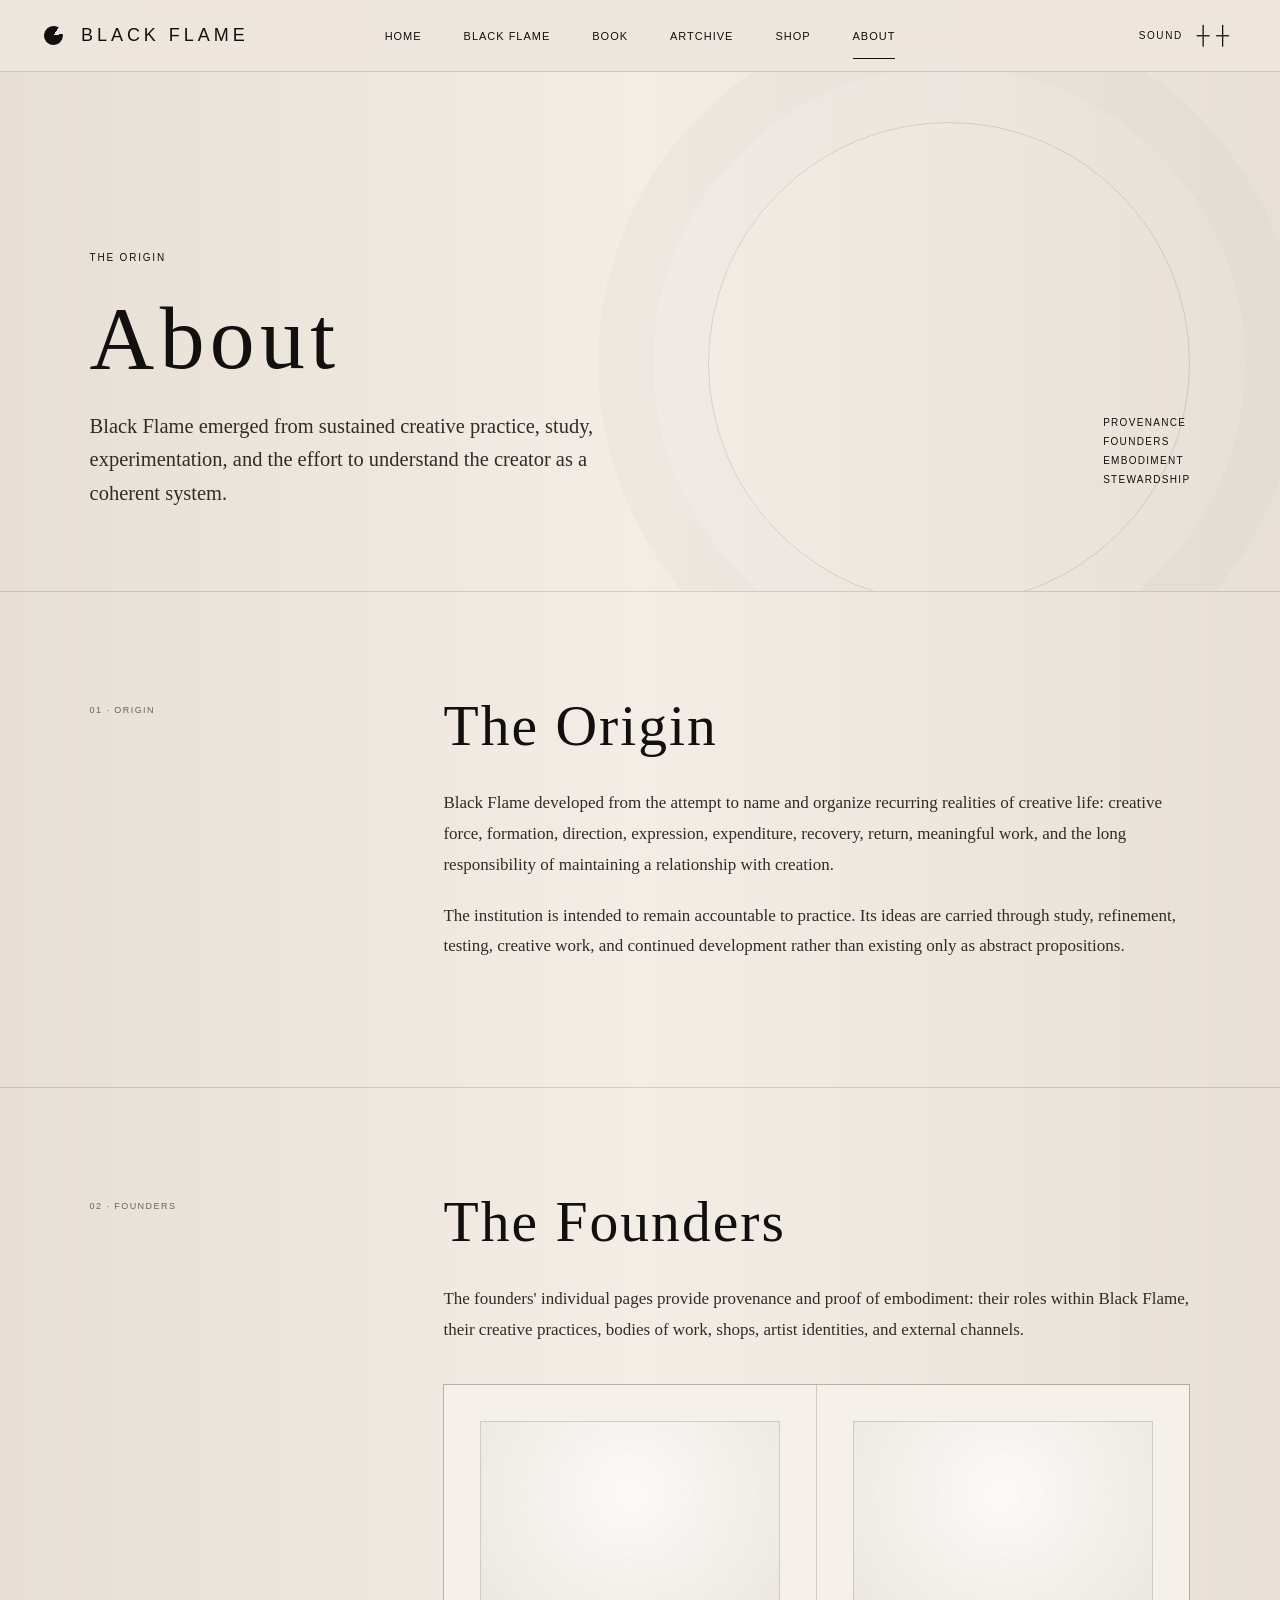
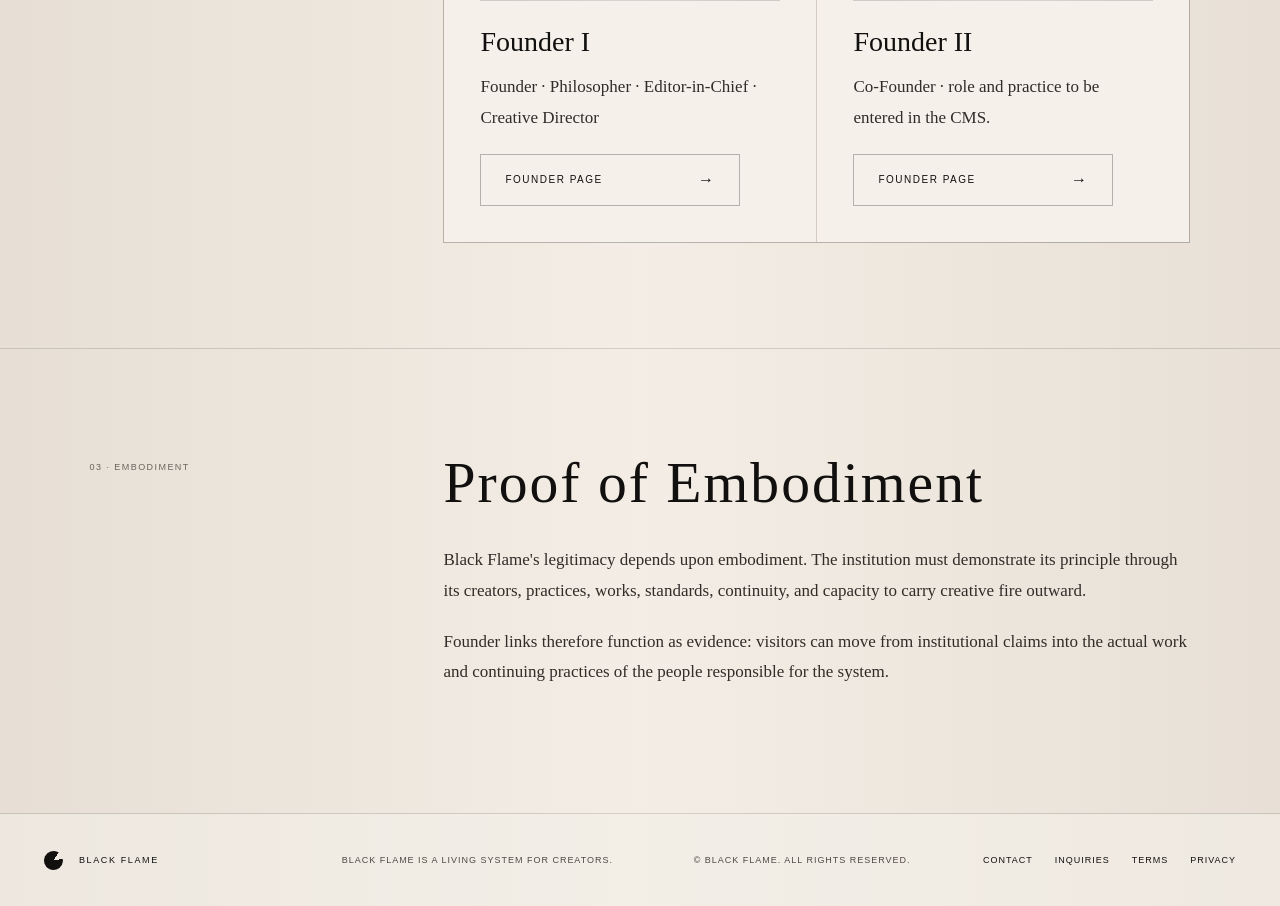
<file: about.html>
<!doctype html><html lang="en"><head><meta charset="utf-8"><meta name="viewport" content="width=device-width,initial-scale=1"><meta name="theme-color" content="#ece5dc"><title>About — Black Flame</title><link rel="stylesheet" href="styles.css"></head><body data-page="ABOUT"><a class="skip-link" href="#main">Skip to content</a><header class="site-header"><a class="brand" href="index.html"><span class="brand-mark" aria-hidden="true"></span><span>BLACK FLAME</span></a><nav class="primary-nav" data-global-nav aria-label="Primary navigation"></nav><div class="header-tools"><button class="sound-toggle" id="soundToggle" type="button" aria-pressed="false"><span>SOUND</span><span class="sound-wave" aria-hidden="true">┼ ┼</span></button><button class="menu-toggle" id="menuToggle" type="button" aria-expanded="false" aria-controls="mobileNav">MENU</button></div></header><nav class="mobile-nav" id="mobileNav" data-global-nav aria-label="Mobile navigation"></nav><main id="main" class="inner-main"><section class="page-hero"><div class="page-hero-copy"><p class="eyebrow">THE ORIGIN</p><h1>About</h1><p class="lede">Black Flame emerged from sustained creative practice, study, experimentation, and the effort to understand the creator as a coherent system.</p></div><div class="page-hero-side"><p>PROVENANCE<br>FOUNDERS<br>EMBODIMENT<br>STEWARDSHIP</p></div></section><section class="editorial-section"><div class="section-meta">01 · ORIGIN</div><div class="section-body"><h2>The Origin</h2><p>Black Flame developed from the attempt to name and organize recurring realities of creative life: creative force, formation, direction, expression, expenditure, recovery, return, meaningful work, and the long responsibility of maintaining a relationship with creation.</p><p>The institution is intended to remain accountable to practice. Its ideas are carried through study, refinement, testing, creative work, and continued development rather than existing only as abstract propositions.</p></div></section><section class="editorial-section"><div class="section-meta">02 · FOUNDERS</div><div class="section-body"><h2>The Founders</h2><p>The founders' individual pages provide provenance and proof of embodiment: their roles within Black Flame, their creative practices, bodies of work, shops, artist identities, and external channels.</p><div class="founders"><article class="founder"><div class="portrait-placeholder" aria-hidden="true"></div><h3>Founder I</h3><p>Founder · Philosopher · Editor-in-Chief · Creative Director</p><a class="button button-outline" href="#">FOUNDER PAGE</a></article><article class="founder"><div class="portrait-placeholder" aria-hidden="true"></div><h3>Founder II</h3><p>Co-Founder · role and practice to be entered in the CMS.</p><a class="button button-outline" href="#">FOUNDER PAGE</a></article></div></div></section><section class="editorial-section"><div class="section-meta">03 · EMBODIMENT</div><div class="section-body"><h2>Proof of Embodiment</h2><p>Black Flame's legitimacy depends upon embodiment. The institution must demonstrate its principle through its creators, practices, works, standards, continuity, and capacity to carry creative fire outward.</p><p>Founder links therefore function as evidence: visitors can move from institutional claims into the actual work and continuing practices of the people responsible for the system.</p></div></section></main><footer class="site-footer"><div class="footer-brand"><span class="brand-mark" aria-hidden="true"></span><span>BLACK FLAME</span></div><p>BLACK FLAME IS A LIVING SYSTEM FOR CREATORS.</p><p>© BLACK FLAME. ALL RIGHTS RESERVED.</p><nav><a href="#">CONTACT</a><a href="#">INQUIRIES</a><a href="#">TERMS</a><a href="#">PRIVACY</a></nav></footer><audio id="siteAudio" loop preload="none"><source src="assets/audio/black-flame.mp3" type="audio/mpeg"></audio><script src="inner.js"></script></body></html>
</file>
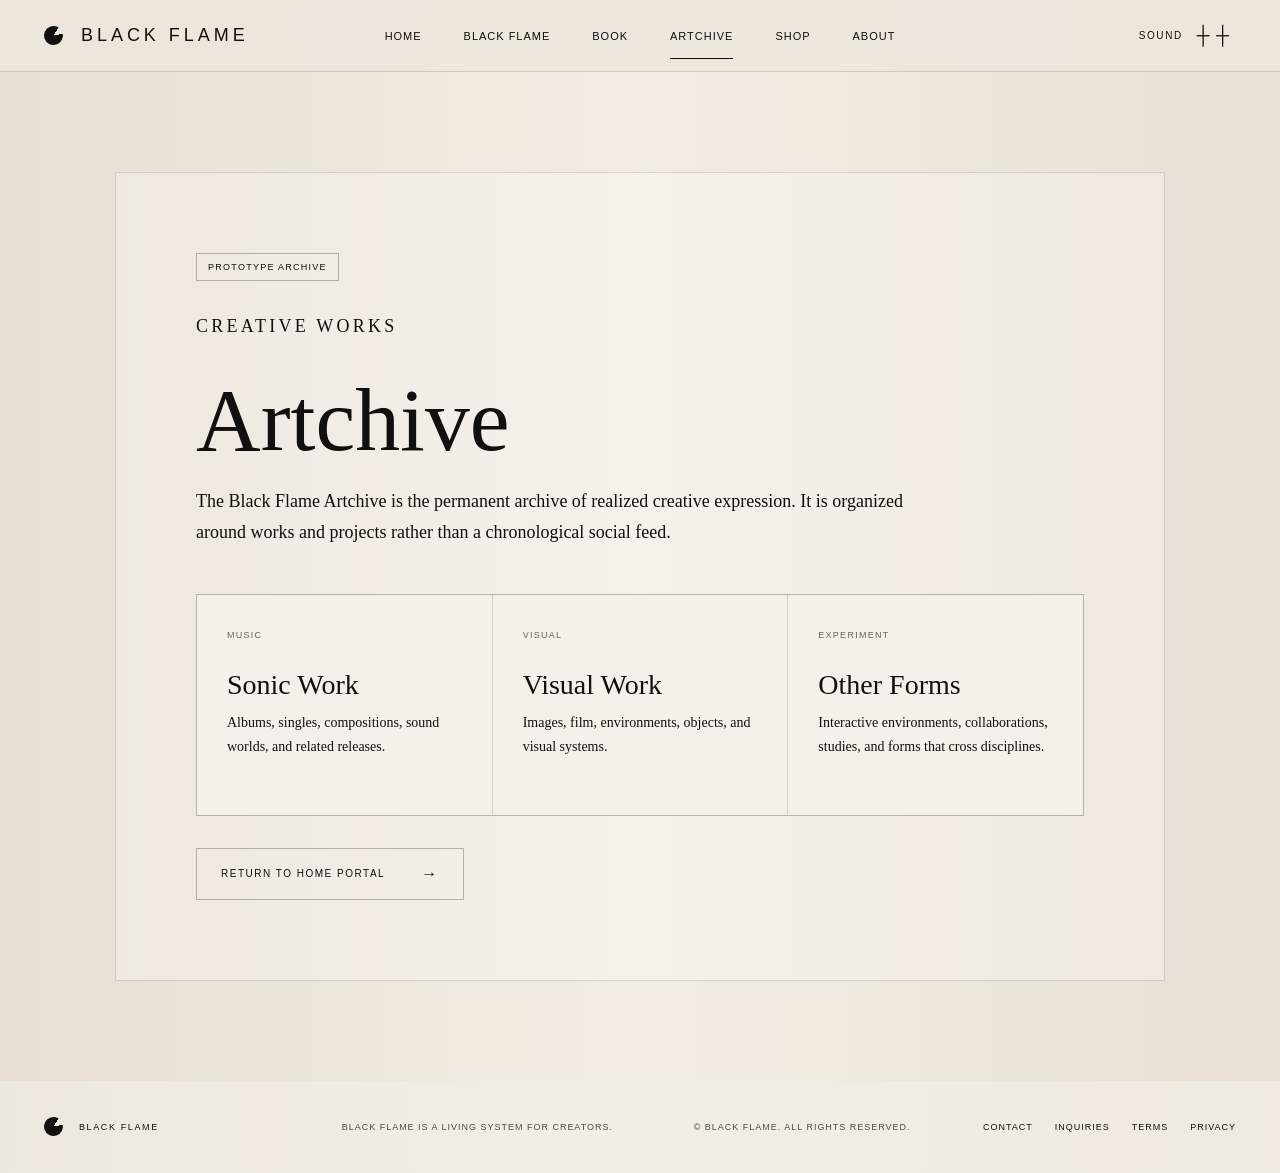
<file: artchive.html>
<!doctype html><html lang="en"><head><meta charset="utf-8"><meta name="viewport" content="width=device-width,initial-scale=1"><meta name="theme-color" content="#ece5dc"><title>Artchive — Black Flame</title><link rel="stylesheet" href="styles.css"></head><body data-page="ARTCHIVE"><a class="skip-link" href="#main">Skip to content</a><header class="site-header"><a class="brand" href="index.html"><span class="brand-mark" aria-hidden="true"></span><span>BLACK FLAME</span></a><nav class="primary-nav" data-global-nav aria-label="Primary navigation"></nav><div class="header-tools"><button class="sound-toggle" id="soundToggle" type="button" aria-pressed="false"><span>SOUND</span><span class="sound-wave" aria-hidden="true">┼ ┼</span></button><button class="menu-toggle" id="menuToggle" type="button" aria-expanded="false" aria-controls="mobileNav">MENU</button></div></header><nav class="mobile-nav" id="mobileNav" data-global-nav aria-label="Mobile navigation"></nav><main id="main" class="inner-main"><section class="state-page"><div class="state-card"><span class="status-label">PROTOTYPE ARCHIVE</span><p class="eyebrow">CREATIVE WORKS</p><h1>Artchive</h1><p>The Black Flame Artchive is the permanent archive of realized creative expression. It is organized around works and projects rather than a chronological social feed.</p><div class="preview-grid"><div class="preview-card"><small>MUSIC</small><h3>Sonic Work</h3><p>Albums, singles, compositions, sound worlds, and related releases.</p></div><div class="preview-card"><small>VISUAL</small><h3>Visual Work</h3><p>Images, film, environments, objects, and visual systems.</p></div><div class="preview-card"><small>EXPERIMENT</small><h3>Other Forms</h3><p>Interactive environments, collaborations, studies, and forms that cross disciplines.</p></div></div><div class="state-actions"><a class="button button-outline" href="index.html#creative-works">RETURN TO HOME PORTAL</a></div></div></section></main><footer class="site-footer"><div class="footer-brand"><span class="brand-mark" aria-hidden="true"></span><span>BLACK FLAME</span></div><p>BLACK FLAME IS A LIVING SYSTEM FOR CREATORS.</p><p>© BLACK FLAME. ALL RIGHTS RESERVED.</p><nav><a href="#">CONTACT</a><a href="#">INQUIRIES</a><a href="#">TERMS</a><a href="#">PRIVACY</a></nav></footer><audio id="siteAudio" loop preload="none"><source src="assets/audio/black-flame.mp3" type="audio/mpeg"></audio><script src="inner.js"></script></body></html>
</file>
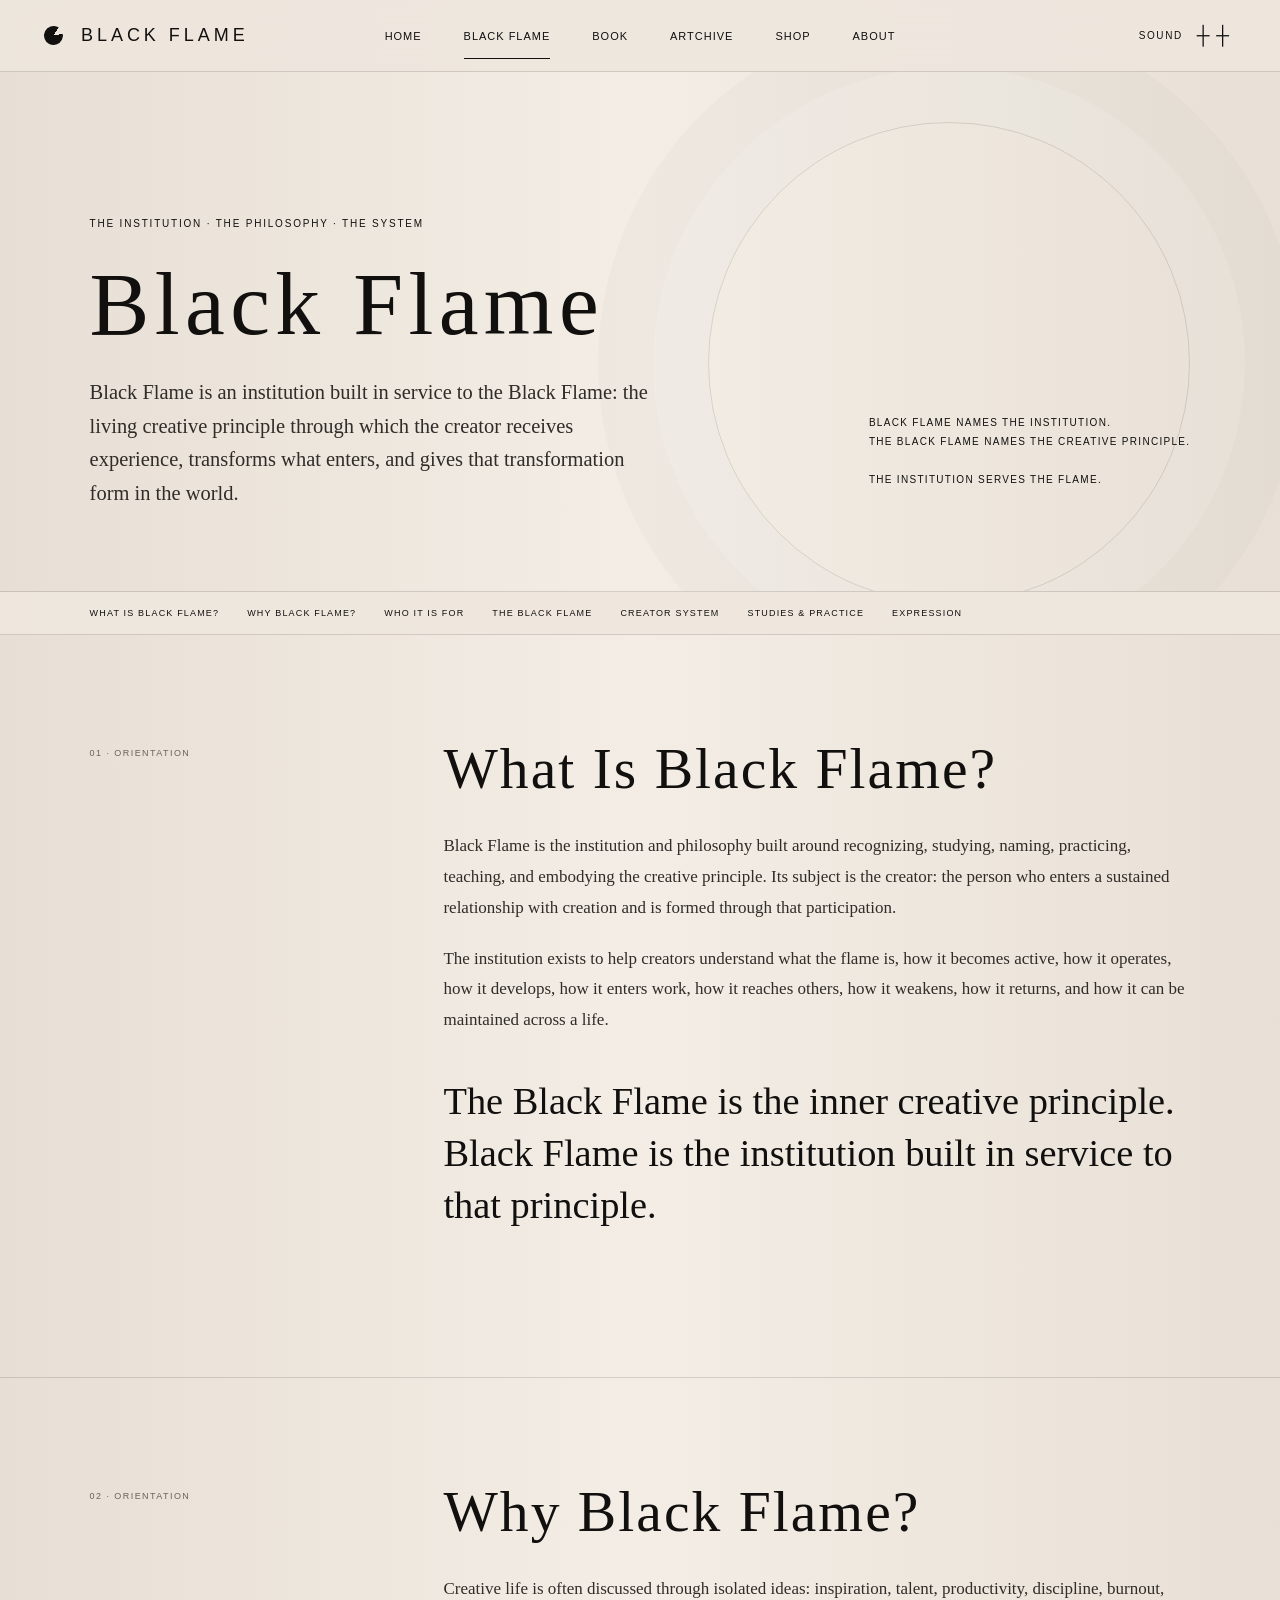
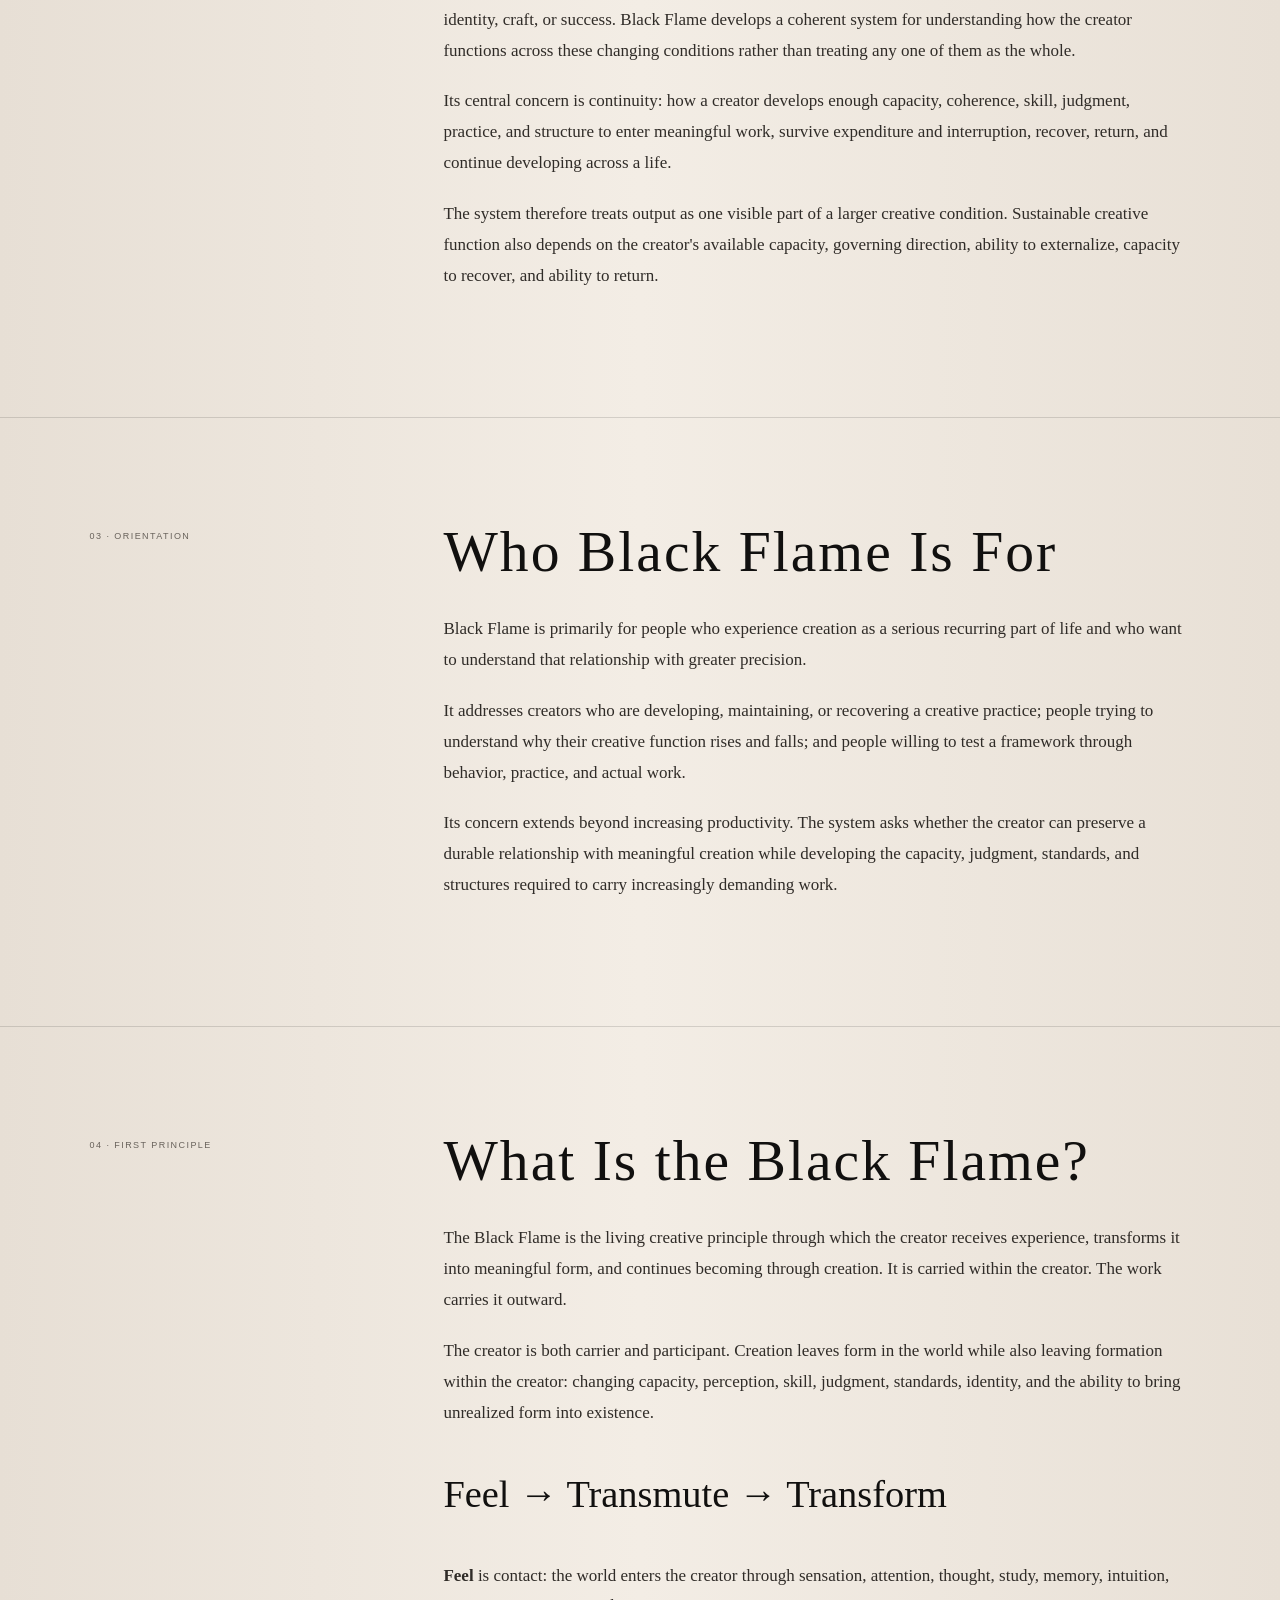
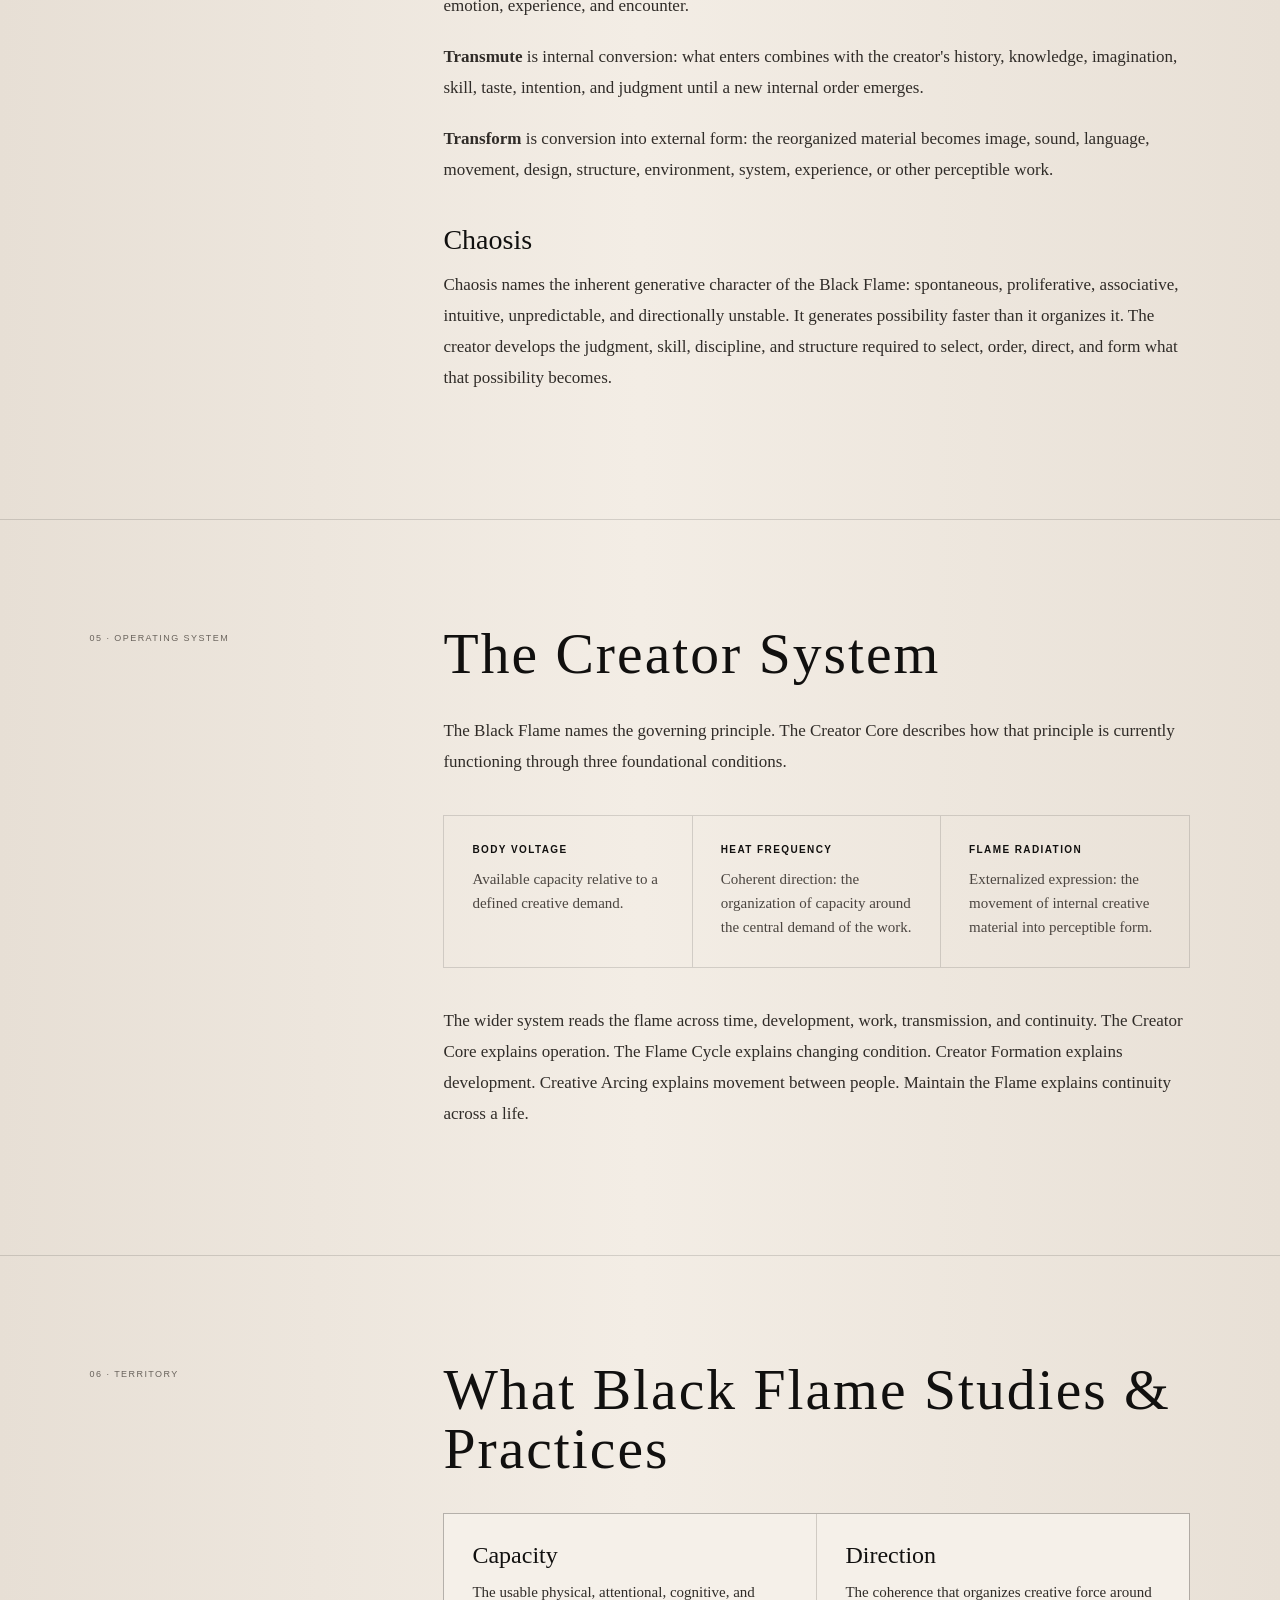
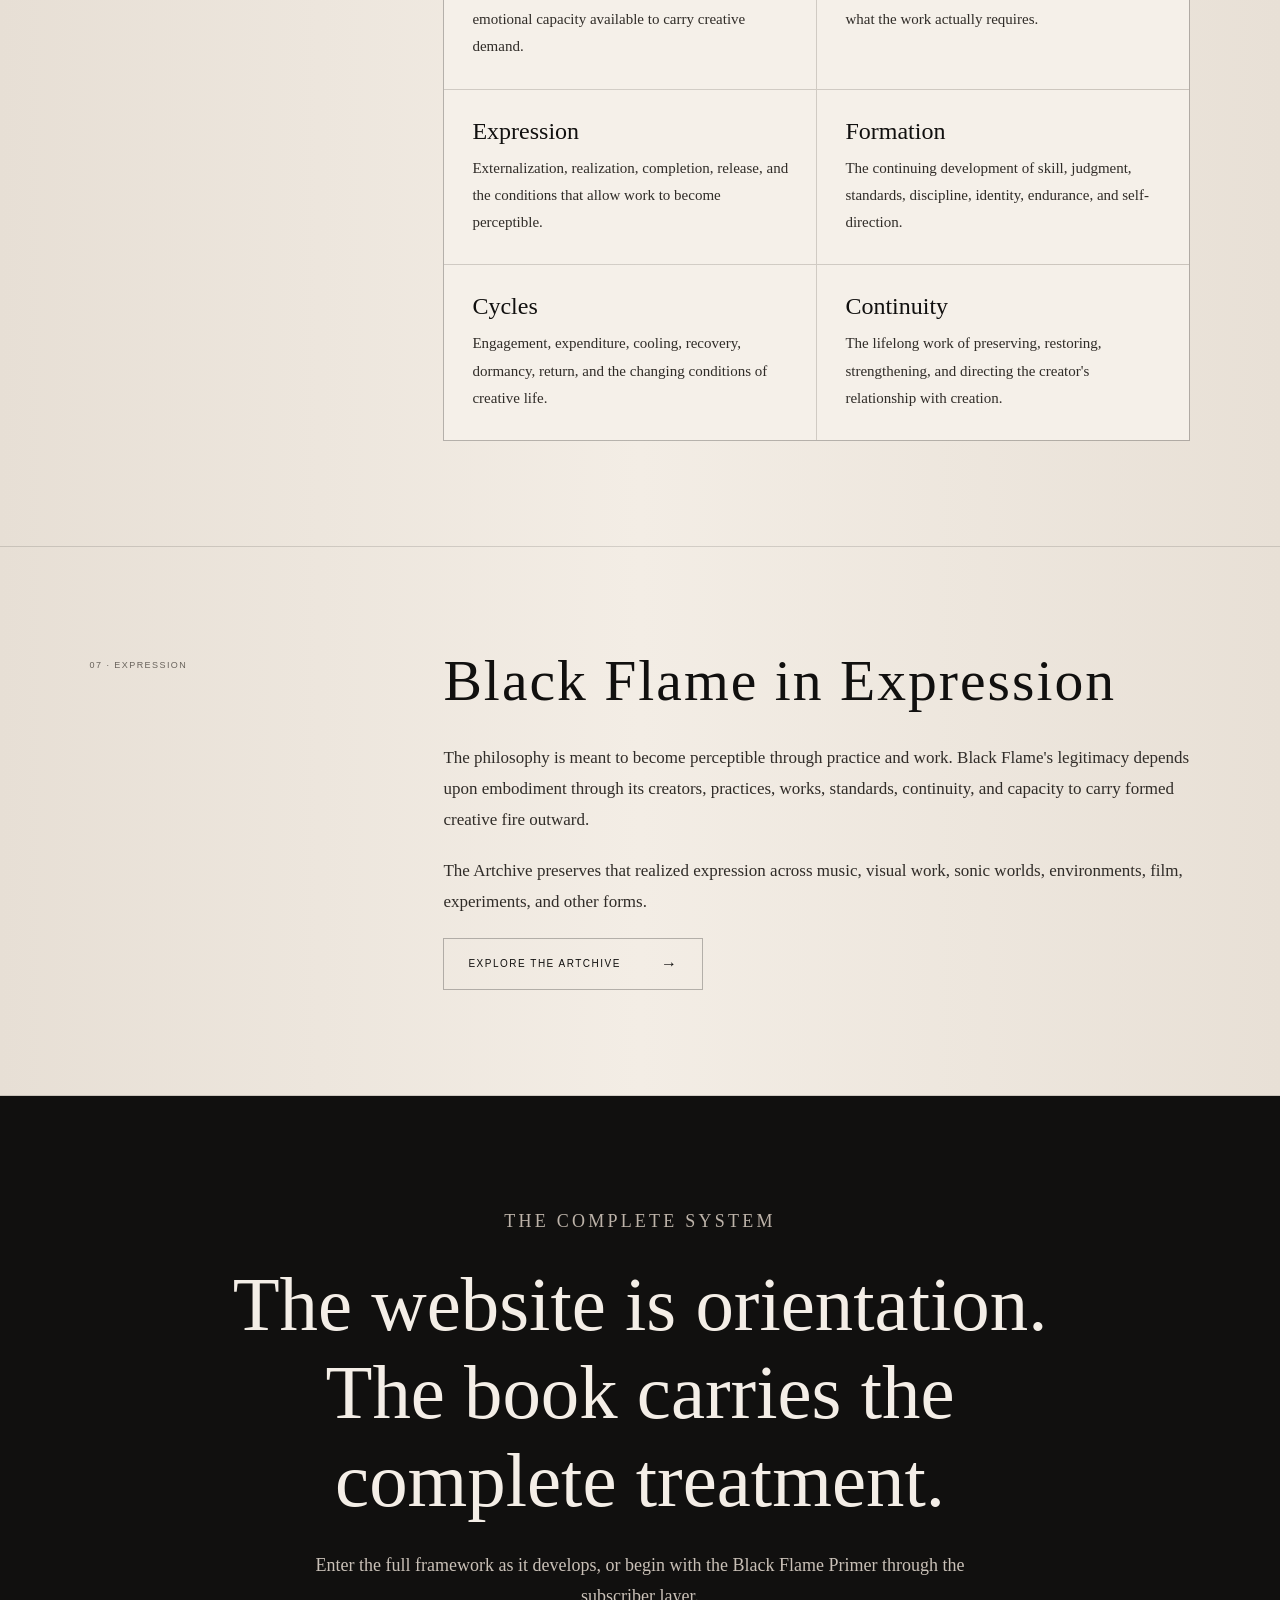
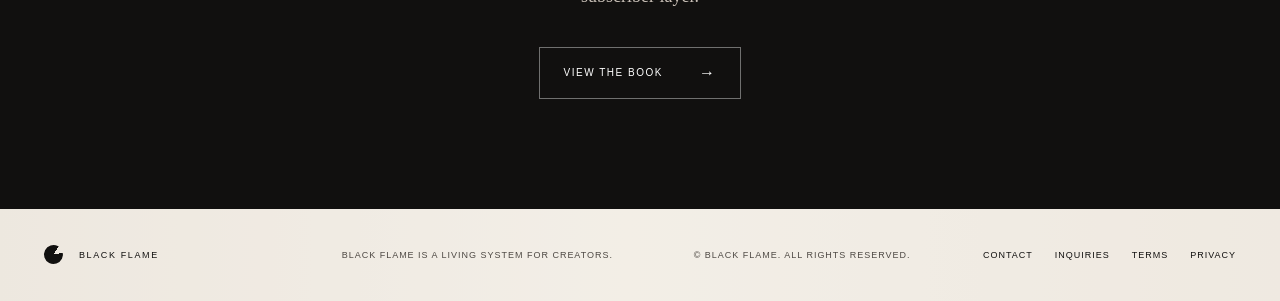
<file: black-flame.html>
<!doctype html><html lang="en"><head><meta charset="utf-8"><meta name="viewport" content="width=device-width,initial-scale=1"><meta name="theme-color" content="#ece5dc"><title>Black Flame — Black Flame</title><link rel="stylesheet" href="styles.css"></head><body data-page="BLACK FLAME"><a class="skip-link" href="#main">Skip to content</a><header class="site-header"><a class="brand" href="index.html"><span class="brand-mark" aria-hidden="true"></span><span>BLACK FLAME</span></a><nav class="primary-nav" data-global-nav aria-label="Primary navigation"></nav><div class="header-tools"><button class="sound-toggle" id="soundToggle" type="button" aria-pressed="false"><span>SOUND</span><span class="sound-wave" aria-hidden="true">┼ ┼</span></button><button class="menu-toggle" id="menuToggle" type="button" aria-expanded="false" aria-controls="mobileNav">MENU</button></div></header><nav class="mobile-nav" id="mobileNav" data-global-nav aria-label="Mobile navigation"></nav><main id="main" class="inner-main"><section class="page-hero"><div class="page-hero-copy"><p class="eyebrow">THE INSTITUTION · THE PHILOSOPHY · THE SYSTEM</p><h1>Black Flame</h1><p class="lede">Black Flame is an institution built in service to the Black Flame: the living creative principle through which the creator receives experience, transforms what enters, and gives that transformation form in the world.</p></div><div class="page-hero-side"><p>BLACK FLAME names the institution.<br>THE BLACK FLAME names the creative principle.<br><br>The institution serves the flame.</p></div></section>
<nav class="page-index" aria-label="On this page"><a href="#what">What Is Black Flame?</a><a href="#why">Why Black Flame?</a><a href="#who">Who It Is For</a><a href="#principle">The Black Flame</a><a href="#core">Creator System</a><a href="#territory">Studies & Practice</a><a href="#expression">Expression</a></nav>
<section class="editorial-section" id="what"><div class="section-meta">01 · ORIENTATION</div><div class="section-body"><h2>What Is Black Flame?</h2><p>Black Flame is the institution and philosophy built around recognizing, studying, naming, practicing, teaching, and embodying the creative principle. Its subject is the creator: the person who enters a sustained relationship with creation and is formed through that participation.</p><p>The institution exists to help creators understand what the flame is, how it becomes active, how it operates, how it develops, how it enters work, how it reaches others, how it weakens, how it returns, and how it can be maintained across a life.</p><p class="principle">The Black Flame is the inner creative principle. Black Flame is the institution built in service to that principle.</p></div></section>
<section class="editorial-section" id="why"><div class="section-meta">02 · ORIENTATION</div><div class="section-body"><h2>Why Black Flame?</h2><p>Creative life is often discussed through isolated ideas: inspiration, talent, productivity, discipline, burnout, identity, craft, or success. Black Flame develops a coherent system for understanding how the creator functions across these changing conditions rather than treating any one of them as the whole.</p><p>Its central concern is continuity: how a creator develops enough capacity, coherence, skill, judgment, practice, and structure to enter meaningful work, survive expenditure and interruption, recover, return, and continue developing across a life.</p><p>The system therefore treats output as one visible part of a larger creative condition. Sustainable creative function also depends on the creator's available capacity, governing direction, ability to externalize, capacity to recover, and ability to return.</p></div></section>
<section class="editorial-section" id="who"><div class="section-meta">03 · ORIENTATION</div><div class="section-body"><h2>Who Black Flame Is For</h2><p>Black Flame is primarily for people who experience creation as a serious recurring part of life and who want to understand that relationship with greater precision.</p><p>It addresses creators who are developing, maintaining, or recovering a creative practice; people trying to understand why their creative function rises and falls; and people willing to test a framework through behavior, practice, and actual work.</p><p>Its concern extends beyond increasing productivity. The system asks whether the creator can preserve a durable relationship with meaningful creation while developing the capacity, judgment, standards, and structures required to carry increasingly demanding work.</p></div></section>
<section class="editorial-section" id="principle"><div class="section-meta">04 · FIRST PRINCIPLE</div><div class="section-body"><h2>What Is the Black Flame?</h2><p>The Black Flame is the living creative principle through which the creator receives experience, transforms it into meaningful form, and continues becoming through creation. It is carried within the creator. The work carries it outward.</p><p>The creator is both carrier and participant. Creation leaves form in the world while also leaving formation within the creator: changing capacity, perception, skill, judgment, standards, identity, and the ability to bring unrealized form into existence.</p><p class="principle">Feel → Transmute → Transform</p><p><strong>Feel</strong> is contact: the world enters the creator through sensation, attention, thought, study, memory, intuition, emotion, experience, and encounter.</p><p><strong>Transmute</strong> is internal conversion: what enters combines with the creator's history, knowledge, imagination, skill, taste, intention, and judgment until a new internal order emerges.</p><p><strong>Transform</strong> is conversion into external form: the reorganized material becomes image, sound, language, movement, design, structure, environment, system, experience, or other perceptible work.</p><h3>Chaosis</h3><p>Chaosis names the inherent generative character of the Black Flame: spontaneous, proliferative, associative, intuitive, unpredictable, and directionally unstable. It generates possibility faster than it organizes it. The creator develops the judgment, skill, discipline, and structure required to select, order, direct, and form what that possibility becomes.</p></div></section>
<section class="editorial-section" id="core"><div class="section-meta">05 · OPERATING SYSTEM</div><div class="section-body"><h2>The Creator System</h2><p>The Black Flame names the governing principle. The Creator Core describes how that principle is currently functioning through three foundational conditions.</p><div class="system-triptych"><div class="system-card"><strong>BODY VOLTAGE</strong><span>Available capacity relative to a defined creative demand.</span></div><div class="system-card"><strong>HEAT FREQUENCY</strong><span>Coherent direction: the organization of capacity around the central demand of the work.</span></div><div class="system-card"><strong>FLAME RADIATION</strong><span>Externalized expression: the movement of internal creative material into perceptible form.</span></div></div><p>The wider system reads the flame across time, development, work, transmission, and continuity. The Creator Core explains operation. The Flame Cycle explains changing condition. Creator Formation explains development. Creative Arcing explains movement between people. Maintain the Flame explains continuity across a life.</p></div></section>
<section class="editorial-section" id="territory"><div class="section-meta">06 · TERRITORY</div><div class="section-body"><h2>What Black Flame Studies & Practices</h2><div class="concept-grid"><div class="concept-card"><h3>Capacity</h3><p>The usable physical, attentional, cognitive, and emotional capacity available to carry creative demand.</p></div><div class="concept-card"><h3>Direction</h3><p>The coherence that organizes creative force around what the work actually requires.</p></div><div class="concept-card"><h3>Expression</h3><p>Externalization, realization, completion, release, and the conditions that allow work to become perceptible.</p></div><div class="concept-card"><h3>Formation</h3><p>The continuing development of skill, judgment, standards, discipline, identity, endurance, and self-direction.</p></div><div class="concept-card"><h3>Cycles</h3><p>Engagement, expenditure, cooling, recovery, dormancy, return, and the changing conditions of creative life.</p></div><div class="concept-card"><h3>Continuity</h3><p>The lifelong work of preserving, restoring, strengthening, and directing the creator's relationship with creation.</p></div></div></div></section>
<section class="editorial-section" id="expression"><div class="section-meta">07 · EXPRESSION</div><div class="section-body"><h2>Black Flame in Expression</h2><p>The philosophy is meant to become perceptible through practice and work. Black Flame's legitimacy depends upon embodiment through its creators, practices, works, standards, continuity, and capacity to carry formed creative fire outward.</p><p>The Artchive preserves that realized expression across music, visual work, sonic worlds, environments, film, experiments, and other forms.</p><a class="button button-outline" href="artchive.html">EXPLORE THE ARTCHIVE</a></div></section>
<section class="closing-panel"><p class="eyebrow">THE COMPLETE SYSTEM</p><h2>The website is orientation. The book carries the complete treatment.</h2><p>Enter the full framework as it develops, or begin with the Black Flame Primer through the subscriber layer.</p><a class="button" href="book.html">VIEW THE BOOK</a></section></main><footer class="site-footer"><div class="footer-brand"><span class="brand-mark" aria-hidden="true"></span><span>BLACK FLAME</span></div><p>BLACK FLAME IS A LIVING SYSTEM FOR CREATORS.</p><p>© BLACK FLAME. ALL RIGHTS RESERVED.</p><nav><a href="#">CONTACT</a><a href="#">INQUIRIES</a><a href="#">TERMS</a><a href="#">PRIVACY</a></nav></footer><audio id="siteAudio" loop preload="none"><source src="assets/audio/black-flame.mp3" type="audio/mpeg"></audio><script src="inner.js"></script></body></html>
</file>
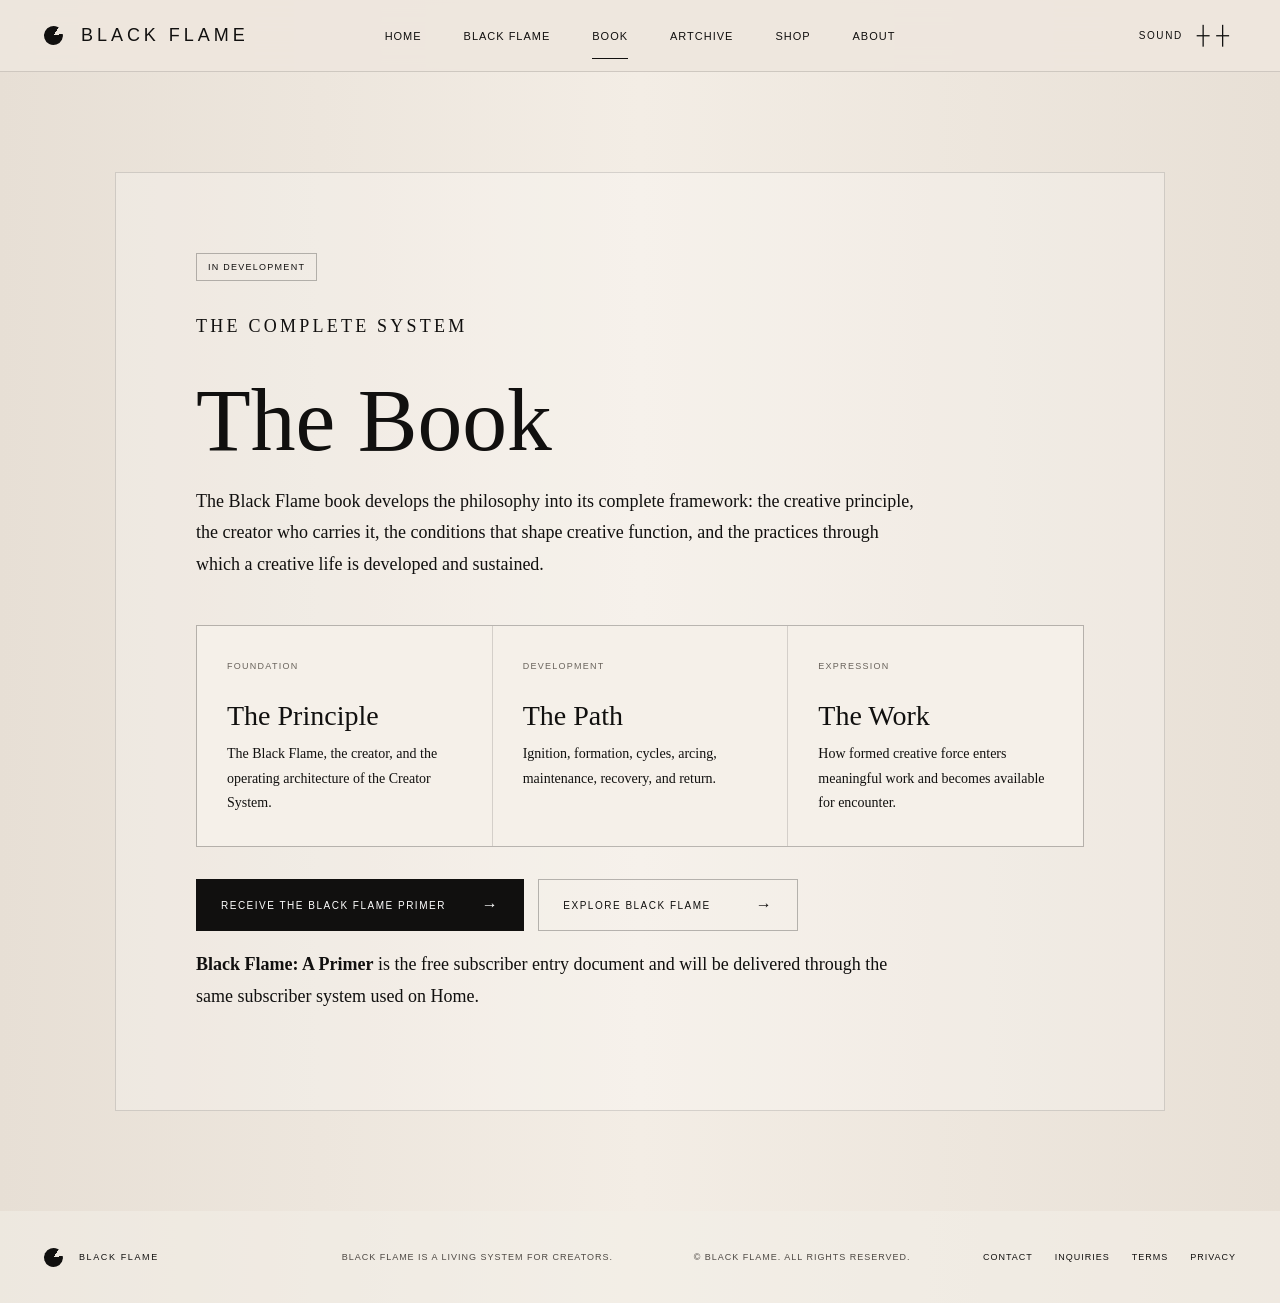
<file: book.html>
<!doctype html><html lang="en"><head><meta charset="utf-8"><meta name="viewport" content="width=device-width,initial-scale=1"><meta name="theme-color" content="#ece5dc"><title>Book — Black Flame</title><link rel="stylesheet" href="styles.css"></head><body data-page="BOOK"><a class="skip-link" href="#main">Skip to content</a><header class="site-header"><a class="brand" href="index.html"><span class="brand-mark" aria-hidden="true"></span><span>BLACK FLAME</span></a><nav class="primary-nav" data-global-nav aria-label="Primary navigation"></nav><div class="header-tools"><button class="sound-toggle" id="soundToggle" type="button" aria-pressed="false"><span>SOUND</span><span class="sound-wave" aria-hidden="true">┼ ┼</span></button><button class="menu-toggle" id="menuToggle" type="button" aria-expanded="false" aria-controls="mobileNav">MENU</button></div></header><nav class="mobile-nav" id="mobileNav" data-global-nav aria-label="Mobile navigation"></nav><main id="main" class="inner-main"><section class="state-page"><div class="state-card"><span class="status-label">IN DEVELOPMENT</span><p class="eyebrow">THE COMPLETE SYSTEM</p><h1>The Book</h1><p>The Black Flame book develops the philosophy into its complete framework: the creative principle, the creator who carries it, the conditions that shape creative function, and the practices through which a creative life is developed and sustained.</p><div class="preview-grid"><div class="preview-card"><small>FOUNDATION</small><h3>The Principle</h3><p>The Black Flame, the creator, and the operating architecture of the Creator System.</p></div><div class="preview-card"><small>DEVELOPMENT</small><h3>The Path</h3><p>Ignition, formation, cycles, arcing, maintenance, recovery, and return.</p></div><div class="preview-card"><small>EXPRESSION</small><h3>The Work</h3><p>How formed creative force enters meaningful work and becomes available for encounter.</p></div></div><div class="state-actions"><a class="button button-dark" href="index.html#subscribe">RECEIVE THE BLACK FLAME PRIMER</a><a class="button button-outline" href="black-flame.html">EXPLORE BLACK FLAME</a></div><p><strong>Black Flame: A Primer</strong> is the free subscriber entry document and will be delivered through the same subscriber system used on Home.</p></div></section></main><footer class="site-footer"><div class="footer-brand"><span class="brand-mark" aria-hidden="true"></span><span>BLACK FLAME</span></div><p>BLACK FLAME IS A LIVING SYSTEM FOR CREATORS.</p><p>© BLACK FLAME. ALL RIGHTS RESERVED.</p><nav><a href="#">CONTACT</a><a href="#">INQUIRIES</a><a href="#">TERMS</a><a href="#">PRIVACY</a></nav></footer><audio id="siteAudio" loop preload="none"><source src="assets/audio/black-flame.mp3" type="audio/mpeg"></audio><script src="inner.js"></script></body></html>
</file>
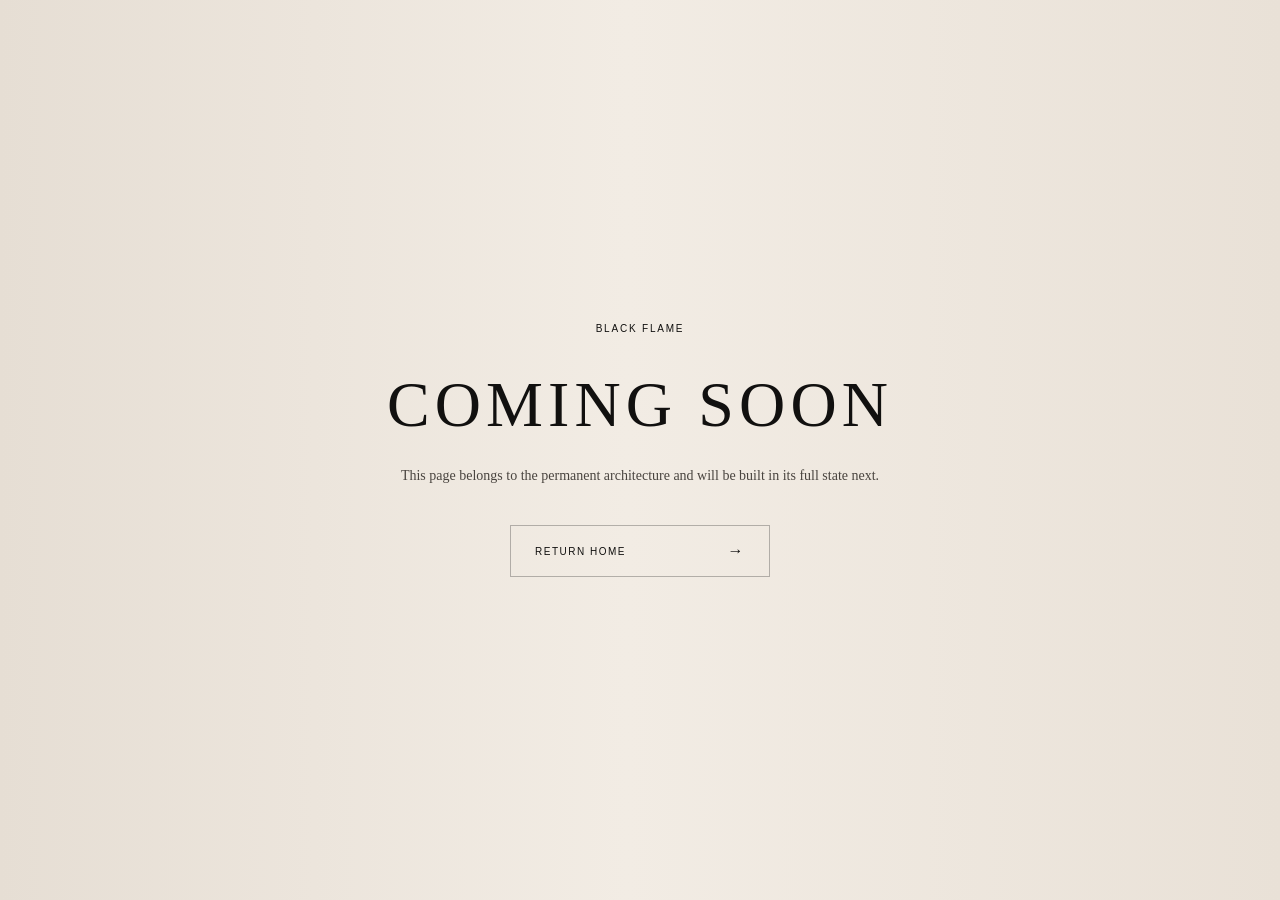
<file: coming-soon.html>
<!doctype html><html lang="en"><head><meta charset="utf-8"><meta name="viewport" content="width=device-width,initial-scale=1"><title>Coming Soon — Black Flame</title><link rel="stylesheet" href="styles.css"></head><body><main style="min-height:100vh;display:grid;place-items:center;padding:40px;text-align:center"><div><p class="eyebrow">BLACK FLAME</p><h1 style="font-family:Times New Roman,serif;font-size:64px;font-weight:400;letter-spacing:.08em;margin:0 0 22px">COMING SOON</h1><p style="font-family:Georgia,serif;color:#49443f;max-width:520px;line-height:1.7">This page belongs to the permanent architecture and will be built in its full state next.</p><a class="button button-outline" href="index.html" style="margin-top:24px">RETURN HOME</a></div></main></body></html>
</file>
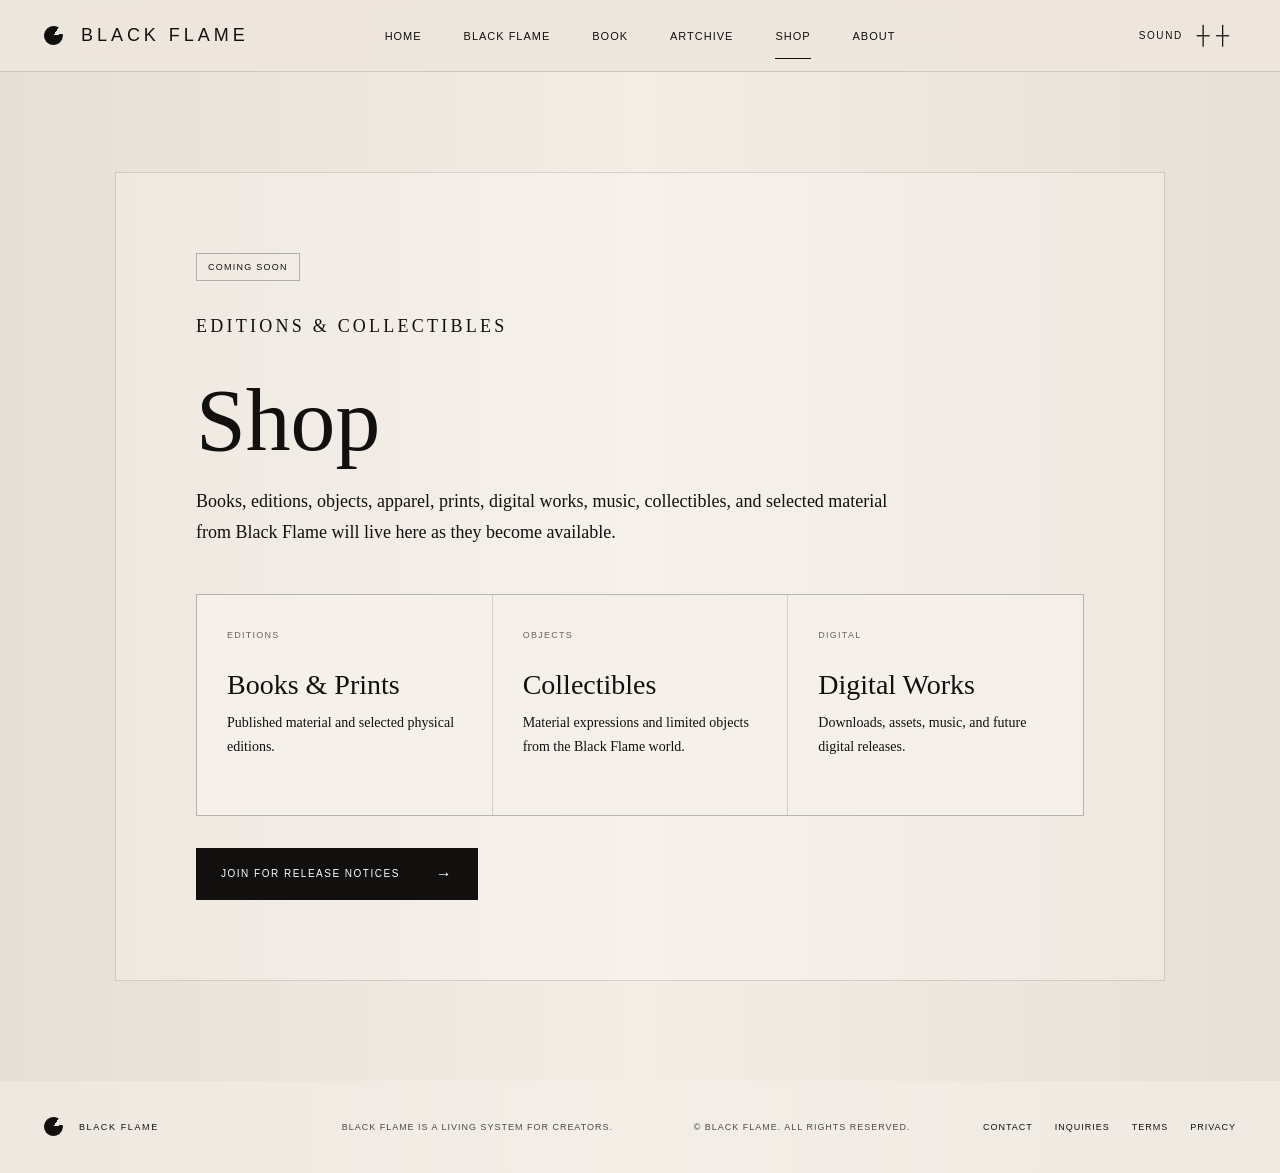
<file: shop.html>
<!doctype html><html lang="en"><head><meta charset="utf-8"><meta name="viewport" content="width=device-width,initial-scale=1"><meta name="theme-color" content="#ece5dc"><title>Shop — Black Flame</title><link rel="stylesheet" href="styles.css"></head><body data-page="SHOP"><a class="skip-link" href="#main">Skip to content</a><header class="site-header"><a class="brand" href="index.html"><span class="brand-mark" aria-hidden="true"></span><span>BLACK FLAME</span></a><nav class="primary-nav" data-global-nav aria-label="Primary navigation"></nav><div class="header-tools"><button class="sound-toggle" id="soundToggle" type="button" aria-pressed="false"><span>SOUND</span><span class="sound-wave" aria-hidden="true">┼ ┼</span></button><button class="menu-toggle" id="menuToggle" type="button" aria-expanded="false" aria-controls="mobileNav">MENU</button></div></header><nav class="mobile-nav" id="mobileNav" data-global-nav aria-label="Mobile navigation"></nav><main id="main" class="inner-main"><section class="state-page"><div class="state-card"><span class="status-label">COMING SOON</span><p class="eyebrow">EDITIONS & COLLECTIBLES</p><h1>Shop</h1><p>Books, editions, objects, apparel, prints, digital works, music, collectibles, and selected material from Black Flame will live here as they become available.</p><div class="preview-grid"><div class="preview-card"><small>EDITIONS</small><h3>Books & Prints</h3><p>Published material and selected physical editions.</p></div><div class="preview-card"><small>OBJECTS</small><h3>Collectibles</h3><p>Material expressions and limited objects from the Black Flame world.</p></div><div class="preview-card"><small>DIGITAL</small><h3>Digital Works</h3><p>Downloads, assets, music, and future digital releases.</p></div></div><div class="state-actions"><a class="button button-dark" href="index.html#subscribe">JOIN FOR RELEASE NOTICES</a></div></div></section></main><footer class="site-footer"><div class="footer-brand"><span class="brand-mark" aria-hidden="true"></span><span>BLACK FLAME</span></div><p>BLACK FLAME IS A LIVING SYSTEM FOR CREATORS.</p><p>© BLACK FLAME. ALL RIGHTS RESERVED.</p><nav><a href="#">CONTACT</a><a href="#">INQUIRIES</a><a href="#">TERMS</a><a href="#">PRIVACY</a></nav></footer><audio id="siteAudio" loop preload="none"><source src="assets/audio/black-flame.mp3" type="audio/mpeg"></audio><script src="inner.js"></script></body></html>
</file>
<file: styles.css>
:root{
  --paper:#eee7de;
  --paper-2:#e7dfd5;
  --paper-3:#f5f0e9;
  --ink:#11100f;
  --muted:#69635c;
  --line:rgba(17,16,15,.14);
  --line-strong:rgba(17,16,15,.28);
  --white:#fffdf9;
  --dark:#11100f;
  --max:1600px;
  --header:72px;
  --serif:"Times New Roman", Times, serif;
  --sans:Arial, Helvetica, sans-serif;
  --tracking:.15em;
}
*{box-sizing:border-box}
html{scroll-behavior:smooth;background:var(--paper);color:var(--ink)}
body{margin:0;font-family:var(--sans);background:linear-gradient(90deg,#e6ded4 0%,#f2ece4 49%,#e9e1d7 100%);color:var(--ink);font-size:14px}
a{color:inherit;text-decoration:none}
button,input{font:inherit}
img{max-width:100%;display:block}
.skip-link{position:fixed;left:12px;top:-70px;z-index:1000;background:var(--dark);color:white;padding:12px 16px}.skip-link:focus{top:12px}
.sr-only{position:absolute!important;width:1px;height:1px;padding:0;margin:-1px;overflow:hidden;clip:rect(0,0,0,0);white-space:nowrap;border:0}

.site-header{height:var(--header);display:grid;grid-template-columns:minmax(220px,1fr) auto minmax(220px,1fr);align-items:center;padding:0 44px;border-bottom:1px solid var(--line);position:sticky;top:0;z-index:100;background:rgba(238,231,222,.92);backdrop-filter:blur(14px)}
.brand{justify-self:start;display:flex;align-items:center;gap:18px;font-size:18px;letter-spacing:.22em;white-space:nowrap}
.brand-mark{width:19px;height:19px;border-radius:50%;display:inline-block;background:conic-gradient(from 205deg,var(--ink) 0 57%,transparent 57% 70%,var(--ink) 70% 100%);transform:rotate(-18deg)}
.primary-nav{display:flex;gap:42px;justify-content:center;align-items:stretch;height:100%}
.primary-nav a{display:flex;align-items:center;font-size:11px;letter-spacing:.09em;position:relative;white-space:nowrap}
.primary-nav a[aria-current="page"]::after,.primary-nav a:hover::after{content:"";position:absolute;left:0;right:0;bottom:12px;border-bottom:1px solid var(--ink)}
.header-tools{justify-self:end;display:flex;align-items:center;gap:18px}.sound-toggle,.menu-toggle,.text-button{border:0;background:transparent;cursor:pointer;color:var(--ink);font-size:10px;letter-spacing:.16em;text-transform:uppercase}.sound-toggle{display:flex;align-items:center;gap:14px}.sound-wave{font-size:18px;letter-spacing:.05em}.menu-toggle{display:none}.mobile-nav{display:none}

.hero{min-height:760px;position:relative;display:grid;grid-template-columns:minmax(300px,.85fr) minmax(500px,1.45fr) minmax(300px,.85fr);overflow:hidden;border-bottom:1px solid var(--line)}
.hero-grid-lines{position:absolute;inset:0;pointer-events:none;background:linear-gradient(90deg,transparent 22%,rgba(17,16,15,.04) 22% 22.05%,transparent 22.05% 78%,rgba(17,16,15,.04) 78% 78.05%,transparent 78.05%),linear-gradient(rgba(255,255,255,.32),rgba(255,255,255,0));opacity:.75}
.hero-copy,.system-panel{position:relative;z-index:5;padding-top:96px}
.hero-copy{padding-left:max(7vw,54px);padding-right:28px}
.eyebrow{font-size:10px;letter-spacing:.18em;text-transform:uppercase;margin:0 0 34px}.hero-copy h1{font-family:var(--serif);font-weight:400;font-size:clamp(64px,5.2vw,92px);line-height:.94;letter-spacing:.11em;margin:0 0 38px;max-width:460px}.hero-core{font-size:11px;letter-spacing:.16em;text-transform:uppercase;line-height:1.9;margin:0 0 18px}.hero-orientation{max-width:370px;color:#35312d;line-height:1.7;font-family:Georgia,var(--serif);font-size:15px;margin:0 0 38px}.hero-actions{display:flex;flex-direction:column;align-items:flex-start;gap:24px}
.button{display:inline-flex;align-items:center;justify-content:space-between;gap:36px;min-height:52px;padding:0 24px;border:1px solid var(--line-strong);font-size:10px;letter-spacing:.15em;text-transform:uppercase;cursor:pointer}.button::after{content:"→";font-size:16px}.button-outline{min-width:260px}.button-dark{background:var(--dark);color:white;border-color:var(--dark);min-width:210px}

.hero-stage{position:relative;min-height:760px;display:flex;align-items:flex-end;justify-content:center;overflow:hidden;background:radial-gradient(circle at 50% 38%,rgba(255,255,255,.72) 0 26%,rgba(255,255,255,.20) 48%,transparent 72%)}
.architecture{position:absolute;inset:0;overflow:hidden}.column{position:absolute;bottom:100px;width:11%;height:64%;background:linear-gradient(90deg,rgba(70,63,56,.06),rgba(255,255,255,.12),rgba(70,63,56,.04));border-left:1px solid rgba(255,255,255,.45);border-right:1px solid rgba(17,16,15,.04)}.c1{left:2%}.c2{left:15%;height:72%}.c3{left:29%;height:80%}.c4{right:29%;height:80%}.c5{right:15%;height:72%}.c6{right:2%}
.halo{position:absolute;width:min(55vw,550px);aspect-ratio:1;border-radius:50%;border:4px solid rgba(255,255,255,.93);box-shadow:0 0 22px rgba(255,255,255,.9),0 0 70px rgba(255,255,255,.45);top:70px;left:50%;transform:translateX(-50%)}
.living-flame{position:absolute;z-index:4;height:620px;width:auto;bottom:20px;left:50%;transform:translateX(-50%);object-fit:contain;filter:contrast(1.02)}
.floor-line{position:absolute;bottom:60px;left:50%;height:1px;background:rgba(17,16,15,.12);transform-origin:left center}.f1{width:80%;transform:rotate(18deg);}.f2{width:80%;transform:rotate(162deg)}.f3{bottom:90px;width:1px;height:220px;background:linear-gradient(transparent,rgba(17,16,15,.13));transform:none}
.hero-stage::after{content:"";position:absolute;left:-10%;right:-10%;bottom:0;height:165px;background:linear-gradient(rgba(255,255,255,.08),rgba(255,255,255,.52));clip-path:polygon(18% 0,82% 0,100% 100%,0 100%)}

.system-panel{padding-left:48px;padding-right:max(4vw,34px)}.panel-heading{font-size:10px;letter-spacing:.14em;text-transform:uppercase;margin:0 0 42px}.system-stages{display:grid;gap:16px;margin-bottom:42px}.system-stage{display:flex;align-items:center;gap:18px;font-size:10px;letter-spacing:.12em;text-transform:uppercase}.system-stage::before{content:"✦";font-size:9px}.geometry-mark{width:64px;height:64px;margin-bottom:16px}.geometry-mark svg{width:100%;height:100%;fill:none;stroke:currentColor;stroke-width:1.1}.concept{display:grid;gap:7px;margin:0 0 38px;font-size:10px;letter-spacing:.14em;text-transform:uppercase}.concept strong{font-weight:600}.mini-rule{display:block;width:20px;border-top:1px solid var(--line-strong);margin-bottom:32px}.system-statements{display:grid;gap:13px;font-size:10px;letter-spacing:.12em;text-transform:uppercase}.instrument{position:absolute;right:22px;top:96px;bottom:100px;width:20px}.instrument span{position:absolute;left:50%;top:0;bottom:0;border-left:1px solid var(--line-strong)}.instrument i{position:absolute;left:7px;width:6px;height:6px;border-radius:50%;background:#8d8881}.instrument i:nth-of-type(1){top:0}.instrument i:nth-of-type(2){top:19%}.instrument i:nth-of-type(3){top:41%}.instrument i:nth-of-type(4){top:60%}.instrument i:nth-of-type(5){top:78%}.instrument i:nth-of-type(6){bottom:0}.instrument i.active{width:14px;height:14px;left:3px;background:var(--paper);border:2px solid var(--ink)}

.gateway-strip{display:grid;grid-template-columns:repeat(5,1fr);border-bottom:1px solid var(--line);background:rgba(243,238,232,.7)}.gateway-strip a{min-height:112px;padding:26px 30px;border-right:1px solid var(--line);display:flex;flex-direction:column;justify-content:center;gap:8px;position:relative}.gateway-strip a:last-child{border-right:0}.gateway-strip a::before{content:"";width:18px;border-top:1px solid currentColor;margin-bottom:2px}.gateway-strip a:hover{background:rgba(255,255,255,.32)}.gateway-kicker{font-size:9px;letter-spacing:.14em;text-transform:uppercase;color:var(--muted)}.gateway-title{font-family:var(--serif);font-size:17px;letter-spacing:.08em}

.teaser{min-height:610px;display:grid;grid-template-columns:.78fr 1.22fr;border-bottom:1px solid var(--line);scroll-margin-top:var(--header);background:rgba(255,255,255,.10)}.teaser:nth-child(even){grid-template-columns:1.22fr .78fr;background:rgba(255,255,255,.28)}.teaser:nth-child(even) .teaser-copy{order:2}.teaser:nth-child(even) .teaser-media{order:1}.teaser-copy{padding:110px max(7vw,60px);display:flex;flex-direction:column;justify-content:center}.teaser-copy .eyebrow{margin-bottom:22px}.teaser-copy h2{font-family:var(--serif);font-weight:400;font-size:clamp(44px,4.1vw,70px);letter-spacing:.05em;line-height:1;margin:0 0 26px}.teaser-copy p{max-width:520px;font-family:Georgia,var(--serif);font-size:17px;line-height:1.75;color:#332f2b;margin:0 0 28px}.status-label{display:inline-flex;align-self:flex-start;border:1px solid var(--line-strong);padding:8px 11px;font-size:9px;letter-spacing:.14em;text-transform:uppercase;margin-bottom:25px}.teaser-copy .button{align-self:flex-start}.teaser-media{min-height:610px;position:relative;overflow:hidden;border-left:1px solid var(--line);background:linear-gradient(135deg,rgba(255,255,255,.34),rgba(114,102,90,.06))}.teaser:nth-child(even) .teaser-media{border-left:0;border-right:1px solid var(--line)}.teaser-media img{width:100%;height:100%;object-fit:cover;filter:grayscale(1);opacity:.9}.placeholder-art{position:absolute;inset:0;display:grid;place-items:center;background:radial-gradient(circle at center,rgba(255,255,255,.64),rgba(255,255,255,.08) 47%,rgba(17,16,15,.04) 100%)}.placeholder-art::before,.placeholder-art::after{content:"";position:absolute;border:1px solid rgba(17,16,15,.23);border-radius:50%;width:42%;aspect-ratio:1}.placeholder-art::after{width:18%;box-shadow:0 0 0 30px rgba(17,16,15,.025),0 0 0 70px rgba(17,16,15,.018)}.placeholder-art span{width:95px;height:180px;background:var(--dark);position:relative;z-index:1;box-shadow:0 22px 60px rgba(0,0,0,.12)}.placeholder-art span::after{content:"";position:absolute;width:1px;height:290px;background:linear-gradient(transparent,#fff,transparent);left:50%;top:-55px}

.subscriber-layer{display:grid;grid-template-columns:80px 1.1fr 1fr;gap:32px;align-items:center;padding:82px max(5vw,56px);background:var(--dark);color:#f3eee7;border-bottom:1px solid rgba(255,255,255,.12)}.subscriber-sigil{font-size:32px;opacity:.8}.subscriber-intro .eyebrow{margin-bottom:18px;color:#bbb2a8}.subscriber-intro h2{font-family:var(--serif);font-size:42px;font-weight:400;letter-spacing:.05em;margin:0 0 14px}.subscriber-intro p{max-width:620px;line-height:1.7;color:#c8c0b6;margin:0}.primer-note{margin-top:15px!important}.primer-note strong{color:white;font-weight:500}.subscribe-form{display:grid;grid-template-columns:1fr auto;min-height:58px}.subscribe-form input{background:transparent;color:white;border:1px solid rgba(255,255,255,.24);padding:0 20px;letter-spacing:.12em;font-size:10px;outline:none}.subscribe-form input:focus{border-color:rgba(255,255,255,.65)}.subscribe-form .button-dark{background:#eee7de;color:var(--ink);border-color:#eee7de}.form-status{grid-column:2/4;margin:0;font-size:11px;color:#c8c0b6}

.living-layer{min-height:250px;padding:70px max(5vw,56px);display:grid;grid-template-columns:1fr 1fr;align-items:center;border-bottom:1px solid var(--line)}.living-layer .eyebrow{margin-bottom:17px}.living-layer h2{font-family:var(--serif);font-size:38px;font-weight:400;letter-spacing:.06em;margin:0}.social-icons{display:flex;justify-content:flex-end;align-items:center;gap:36px;flex-wrap:wrap}.social-icon{width:42px;height:42px;border:1px solid var(--line);display:grid;place-items:center;transition:background .2s,color .2s,border-color .2s;position:relative}.social-icon:hover,.social-icon:focus-visible{background:var(--dark);color:white;border-color:var(--dark)}.social-icon svg{width:20px;height:20px;fill:currentColor;stroke:currentColor}.social-icon[data-label]::after{content:attr(data-label);position:absolute;bottom:-30px;left:50%;transform:translateX(-50%);font-size:8px;letter-spacing:.12em;text-transform:uppercase;white-space:nowrap;opacity:0;transition:opacity .2s}.social-icon:hover::after,.social-icon:focus-visible::after{opacity:1}

.site-footer{min-height:92px;display:grid;grid-template-columns:1fr 1.2fr .9fr 1fr;align-items:center;gap:26px;padding:22px 44px;font-size:9px;letter-spacing:.11em;text-transform:uppercase;background:rgba(244,240,234,.55)}.footer-brand{display:flex;align-items:center;gap:16px;letter-spacing:.18em}.site-footer p{margin:0;color:#4e4944}.site-footer nav{display:flex;justify-content:flex-end;gap:22px}.site-footer nav a:hover{text-decoration:underline}

@media (max-width:1150px){
  .site-header{grid-template-columns:1fr auto;padding:0 24px}.primary-nav{display:none}.menu-toggle{display:inline-block}.mobile-nav.open{display:grid;position:fixed;top:var(--header);left:0;right:0;z-index:99;background:var(--paper);border-bottom:1px solid var(--line);padding:18px 24px}.mobile-nav a{padding:14px 0;border-bottom:1px solid var(--line);font-size:11px;letter-spacing:.12em}.hero{grid-template-columns:1fr 1.2fr}.system-panel{display:none}.hero-copy{padding-left:50px}.gateway-strip{grid-template-columns:repeat(5,minmax(180px,1fr));overflow:auto}.subscriber-layer{grid-template-columns:60px 1fr}.subscribe-form{grid-column:2}.form-status{grid-column:2}.site-footer{grid-template-columns:1fr 1fr}.site-footer nav{justify-content:flex-start}
}
@media (max-width:760px){
  :root{--header:64px}.site-header{padding:0 18px}.brand{font-size:14px;gap:11px}.brand-mark{width:15px;height:15px}.sound-toggle span:first-child{display:none}.hero{grid-template-columns:1fr;min-height:auto}.hero-copy{padding:70px 28px 20px;z-index:6}.hero-copy h1{font-size:60px}.hero-orientation{font-size:14px}.hero-stage{min-height:590px}.halo{top:60px;width:88vw}.living-flame{height:520px}.gateway-strip{grid-template-columns:repeat(5,210px)}.gateway-strip a{padding:22px;min-height:100px}.teaser,.teaser:nth-child(even){grid-template-columns:1fr;min-height:auto}.teaser:nth-child(even) .teaser-copy,.teaser:nth-child(even) .teaser-media{order:initial}.teaser-copy{padding:72px 28px}.teaser-copy h2{font-size:44px}.teaser-copy p{font-size:15px}.teaser-media{min-height:400px;border-left:0!important;border-right:0!important;border-top:1px solid var(--line)}.subscriber-layer{grid-template-columns:1fr;padding:60px 28px}.subscriber-sigil{display:none}.subscribe-form{grid-column:auto;grid-template-columns:1fr}.subscribe-form .button{min-width:0}.form-status{grid-column:auto}.living-layer{grid-template-columns:1fr;padding:55px 28px;gap:38px}.social-icons{justify-content:flex-start}.site-footer{grid-template-columns:1fr;padding:30px 28px;gap:18px}.site-footer nav{flex-wrap:wrap}.footer-brand{margin-bottom:8px}
}
@media (prefers-reduced-motion:reduce){html{scroll-behavior:auto}*{transition:none!important}}

/* ===== FULL PROTOTYPE — INNER PAGES ===== */
.inner-main{background:linear-gradient(90deg,#e7dfd5 0%,#f3ede5 50%,#e8e0d6 100%)}
.page-hero{min-height:520px;padding:120px max(7vw,70px) 80px;border-bottom:1px solid var(--line);position:relative;overflow:hidden;display:grid;grid-template-columns:1fr .8fr;gap:70px;align-items:end}
.page-hero::after{content:"";position:absolute;width:480px;height:480px;border:1px solid rgba(17,16,15,.12);border-radius:50%;right:7vw;top:50px;box-shadow:0 0 0 55px rgba(255,255,255,.12),0 0 0 110px rgba(17,16,15,.018)}
.page-hero-copy{position:relative;z-index:2;max-width:880px}.page-hero h1{font-family:var(--serif);font-weight:400;font-size:clamp(62px,7vw,116px);line-height:.92;letter-spacing:.06em;margin:0 0 30px}.page-hero .lede{font-family:Georgia,var(--serif);font-size:clamp(18px,1.6vw,25px);line-height:1.65;max-width:780px;margin:0;color:#302c28}.page-hero-side{position:relative;z-index:2;justify-self:end;max-width:360px;padding-bottom:12px}.page-hero-side p{font-size:10px;line-height:1.9;letter-spacing:.13em;text-transform:uppercase}
.page-index{position:sticky;top:var(--header);z-index:50;display:flex;gap:28px;overflow:auto;padding:16px max(7vw,70px);border-bottom:1px solid var(--line);background:rgba(238,231,222,.94);backdrop-filter:blur(12px)}.page-index a{white-space:nowrap;font-size:9px;letter-spacing:.13em;text-transform:uppercase}.page-index a:hover{text-decoration:underline}
.editorial-section{display:grid;grid-template-columns:minmax(180px,.38fr) minmax(0,1fr);gap:70px;padding:105px max(7vw,70px);border-bottom:1px solid var(--line);scroll-margin-top:125px}.section-meta{font-size:9px;letter-spacing:.16em;text-transform:uppercase;color:var(--muted);padding-top:8px}.section-body{max-width:900px}.section-body h2{font-family:var(--serif);font-weight:400;font-size:clamp(42px,4.5vw,72px);line-height:1.02;letter-spacing:.035em;margin:0 0 32px}.section-body h3{font-family:var(--serif);font-weight:400;font-size:28px;margin:38px 0 14px}.section-body p,.section-body li{font-family:Georgia,var(--serif);font-size:17px;line-height:1.82;color:#302c28}.section-body p{margin:0 0 20px}.section-body ul{padding-left:22px}.section-body .principle{font-family:var(--serif);font-size:clamp(26px,3vw,44px);line-height:1.35;color:var(--ink);margin:40px 0}.system-triptych{display:grid;grid-template-columns:repeat(3,1fr);border:1px solid var(--line);margin:38px 0}.system-card{padding:28px;border-right:1px solid var(--line)}.system-card:last-child{border-right:0}.system-card strong{display:block;font-size:10px;letter-spacing:.14em;text-transform:uppercase;margin-bottom:12px}.system-card span{font-family:Georgia,var(--serif);font-size:15px;line-height:1.6;color:#4b4540}.concept-grid{display:grid;grid-template-columns:repeat(2,1fr);gap:1px;background:var(--line);border:1px solid var(--line);margin-top:34px}.concept-card{background:var(--paper-3);padding:28px}.concept-card h3{margin:0 0 10px;font-size:24px}.concept-card p{font-size:15px;margin:0}.closing-panel{padding:110px max(7vw,70px);background:var(--dark);color:#f4eee7;text-align:center}.closing-panel .eyebrow{color:#bdb3a9;margin-bottom:25px}.closing-panel h2{font-family:var(--serif);font-weight:400;font-size:clamp(48px,6vw,88px);margin:0 auto 25px;max-width:900px}.closing-panel p{font-family:Georgia,var(--serif);font-size:18px;line-height:1.7;color:#c9c0b7;max-width:700px;margin:0 auto 35px}.closing-panel .button{color:#fff;border-color:rgba(255,255,255,.4)}
.state-page{min-height:calc(100vh - var(--header));display:grid;place-items:center;padding:100px 28px}.state-card{width:min(1050px,100%);border:1px solid var(--line);background:rgba(255,255,255,.22);padding:80px;position:relative}.state-card h1{font-family:var(--serif);font-weight:400;font-size:clamp(58px,7vw,105px);line-height:.95;margin:0 0 24px}.state-card .status-label{margin:0 0 30px}.state-card p{font-family:Georgia,var(--serif);font-size:18px;line-height:1.75;max-width:720px}.state-actions{display:flex;gap:14px;flex-wrap:wrap;margin-top:32px}.preview-grid{display:grid;grid-template-columns:repeat(3,1fr);gap:1px;background:var(--line);border:1px solid var(--line);margin-top:45px}.preview-card{background:var(--paper-3);padding:30px;min-height:220px}.preview-card small{font-size:9px;letter-spacing:.14em;text-transform:uppercase;color:var(--muted)}.preview-card h3{font-family:var(--serif);font-size:28px;font-weight:400;margin:28px 0 10px}.preview-card p{font-size:14px;margin:0}.founders{display:grid;grid-template-columns:1fr 1fr;gap:1px;background:var(--line);border:1px solid var(--line);margin-top:38px}.founder{background:var(--paper-3);padding:36px;min-height:300px}.founder h3{margin-top:0}.founder .portrait-placeholder{height:180px;border:1px solid var(--line);margin-bottom:25px;background:radial-gradient(circle at 50% 40%,rgba(255,255,255,.7),rgba(17,16,15,.04))}
@media(max-width:900px){.page-hero{grid-template-columns:1fr;padding:90px 32px 60px}.page-hero-side{justify-self:start}.editorial-section{grid-template-columns:1fr;gap:18px;padding:75px 32px}.system-triptych,.preview-grid,.founders{grid-template-columns:1fr}.system-card{border-right:0;border-bottom:1px solid var(--line)}.concept-grid{grid-template-columns:1fr}.state-card{padding:50px 30px}.page-index{padding-left:32px}.closing-panel{padding:80px 32px}}
</file>
